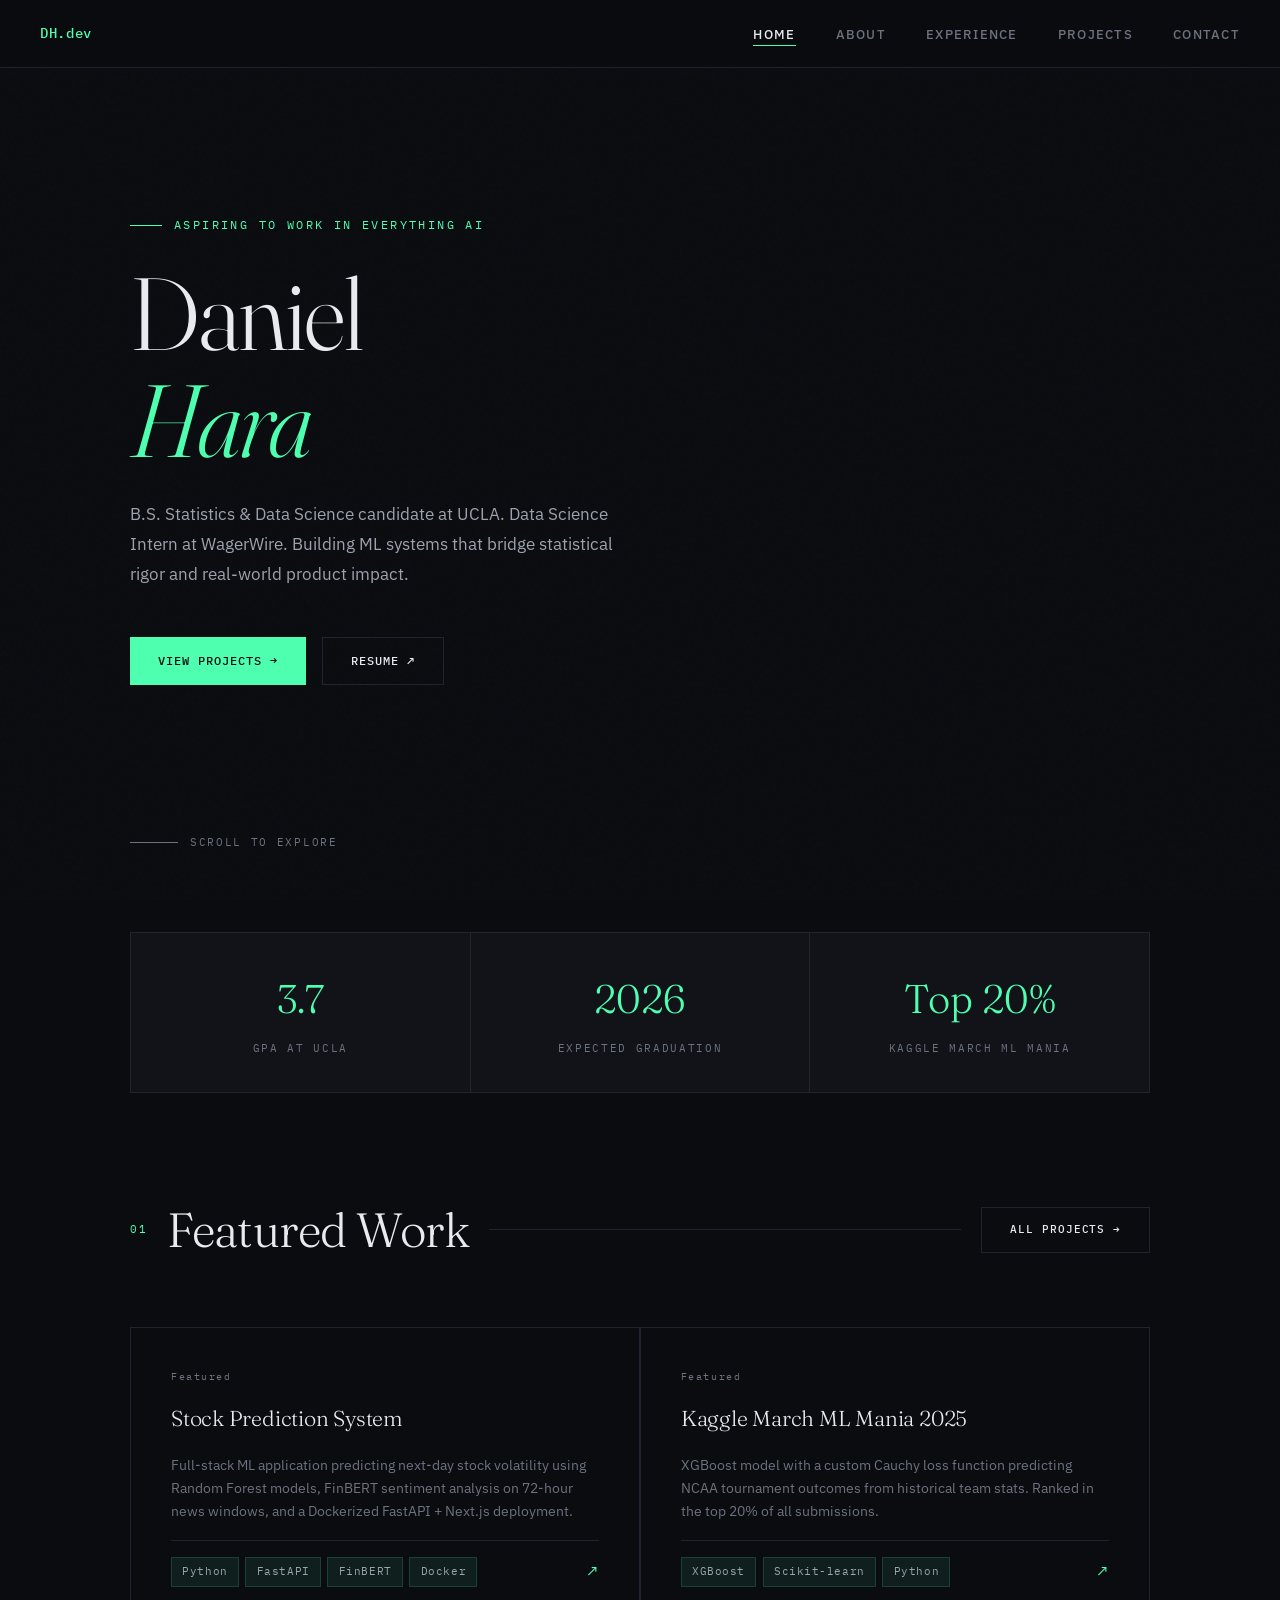
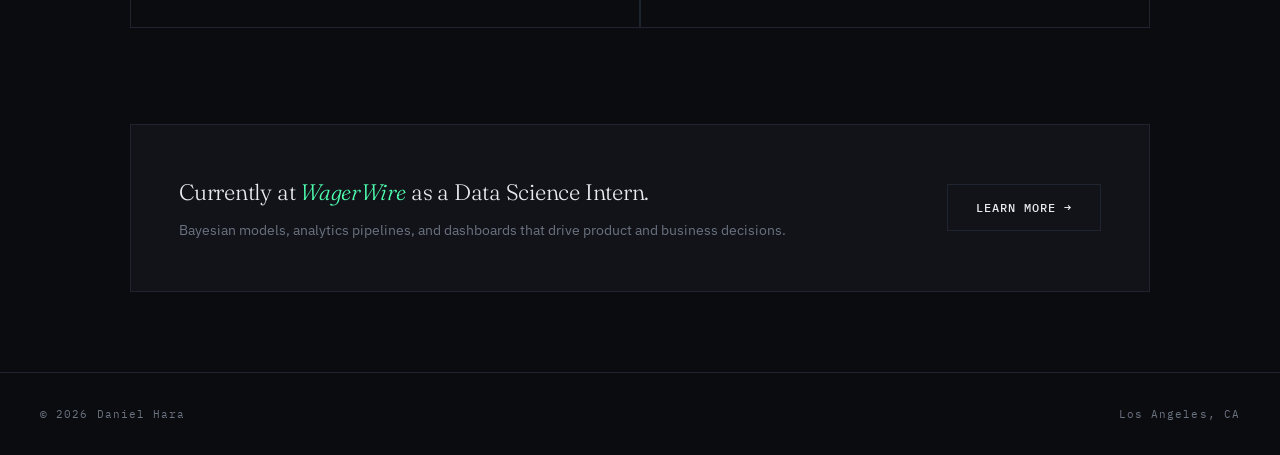
<file: index.html>
<!DOCTYPE html>
<html lang="en">
<head>
  <meta charset="UTF-8" />
  <meta name="viewport" content="width=device-width, initial-scale=1.0"/>
  <title>Daniel Hara — Aspiring AI Engineer</title>
  <link rel="stylesheet" href="styles.css"/>
</head>
<body>

<nav>
  <a href="index.html" class="nav-logo">DH.dev</a>
  <ul class="nav-links">
    <li><a href="index.html" class="active">Home</a></li>
    <li><a href="about.html">About</a></li>
    <li><a href="experience.html">Experience</a></li>
    <li><a href="projects.html">Projects</a></li>
    <li><a href="contact.html">Contact</a></li>
  </ul>
</nav>

<main>
  <section class="hero">
    <p class="hero-eyebrow">Aspiring to work in everything AI</p>
    <h1>
      Daniel<br/>
      <em>Hara</em>
    </h1>
    <p class="hero-sub">
      B.S. Statistics &amp; Data Science candidate at UCLA. Data Science Intern at WagerWire.
      Building ML systems that bridge statistical rigor and real-world product impact.
    </p>
    <div class="hero-ctas">
      <a href="projects.html" class="btn-primary">View Projects →</a>
      <a href="resume.pdf" class="btn-outline" target="_blank">Resume ↗</a>
    </div>
    <div class="hero-scroll">
      <span class="scroll-line"></span>
      Scroll to explore
    </div>
  </section>

  <div class="page-wrap" style="padding-top: 0;">
    <div class="stats-strip">
      <div class="stat-item">
        <span class="stat-num">3.7</span>
        <span class="stat-label">GPA at UCLA</span>
      </div>
      <div class="stat-item">
        <span class="stat-num">2026</span>
        <span class="stat-label">Expected Graduation</span>
      </div>
      <div class="stat-item">
        <span class="stat-num">Top 20%</span>
        <span class="stat-label">Kaggle March ML Mania</span>
      </div>
    </div>

    <section style="margin-top: 6rem;">
      <div class="section-header">
        <span class="section-num">01</span>
        <h2 class="section-title">Featured Work</h2>
        <div class="section-line"></div>
        <a href="projects.html" class="btn-outline" style="white-space:nowrap;font-size:0.7rem;">All Projects →</a>
      </div>

      <div class="projects-grid">
        <a href="projects.html" class="project-card">
          <span class="project-num">Featured</span>
          <h3 class="project-title">Stock Prediction System</h3>
          <p class="project-desc">
            Full-stack ML application predicting next-day stock volatility using Random Forest models,
            FinBERT sentiment analysis on 72-hour news windows, and a Dockerized FastAPI + Next.js deployment.
          </p>
          <div class="project-footer">
            <div class="project-tags">
              <span class="tag">Python</span>
              <span class="tag">FastAPI</span>
              <span class="tag">FinBERT</span>
              <span class="tag">Docker</span>
            </div>
            <span class="project-arrow">↗</span>
          </div>
        </a>

        <a href="projects.html" class="project-card">
          <span class="project-num">Featured</span>
          <h3 class="project-title">Kaggle March ML Mania 2025</h3>
          <p class="project-desc">
            XGBoost model with a custom Cauchy loss function predicting NCAA tournament outcomes from
            historical team stats. Ranked in the top 20% of all submissions.
          </p>
          <div class="project-footer">
            <div class="project-tags">
              <span class="tag">XGBoost</span>
              <span class="tag">Scikit-learn</span>
              <span class="tag">Python</span>
            </div>
            <span class="project-arrow">↗</span>
          </div>
        </a>
      </div>
    </section>

    <section style="margin-top: 6rem; padding: 3rem; background: var(--bg2); border: 1px solid var(--border); display: flex; justify-content: space-between; align-items: center; gap: 2rem; flex-wrap: wrap;">
      <div>
        <p style="font-family: var(--serif); font-size: 1.4rem; font-weight: 300; letter-spacing: -0.01em; margin-bottom: 0.5rem;">
          Currently at <em style="font-style:italic; color: var(--accent);">WagerWire</em> as a Data Science Intern.
        </p>
        <p style="font-size: 0.88rem; color: var(--text-muted);">
          Bayesian models, analytics pipelines, and dashboards that drive product and business decisions.
        </p>
      </div>
      <a href="about.html" class="btn-outline">Learn more →</a>
    </section>
  </div>
</main>

<footer>
  <p>© 2026 Daniel Hara</p>
  <p>Los Angeles, CA</p>
</footer>

</body>
</html>
</file>
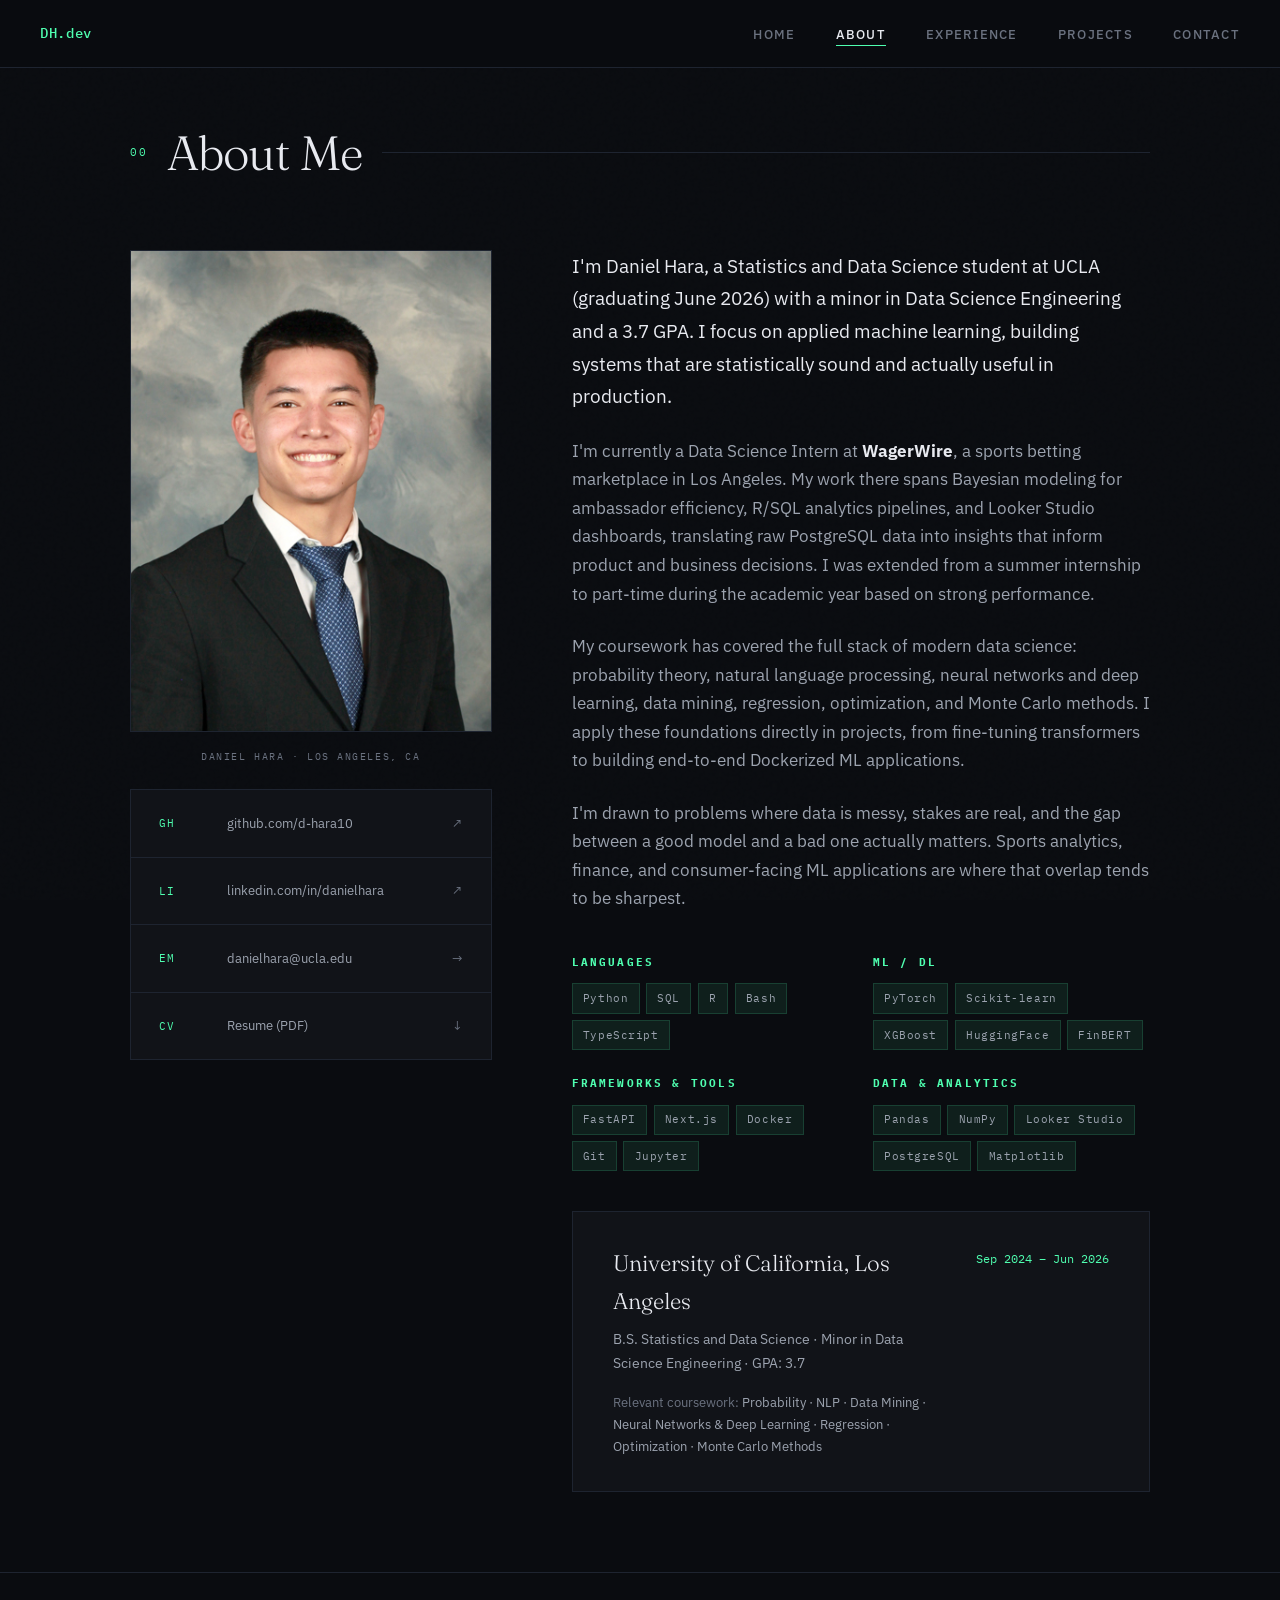
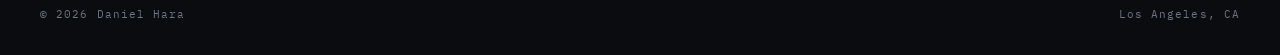
<file: about.html>
<!DOCTYPE html>
<html lang="en">
<head>
  <meta charset="UTF-8" />
  <meta name="viewport" content="width=device-width, initial-scale=1.0"/>
  <title>About — Daniel Hara</title>
  <link rel="stylesheet" href="styles.css"/>
</head>
<body>

<nav>
  <a href="index.html" class="nav-logo">DH.dev</a>
  <ul class="nav-links">
    <li><a href="index.html">Home</a></li>
    <li><a href="about.html" class="active">About</a></li>
    <li><a href="experience.html">Experience</a></li>
    <li><a href="projects.html">Projects</a></li>
    <li><a href="contact.html">Contact</a></li>
  </ul>
</nav>

<div class="page-wrap">
  <div class="section-header">
    <span class="section-num">00</span>
    <h1 class="section-title">About Me</h1>
    <div class="section-line"></div>
  </div>

  <div class="about-grid">
    <!-- PHOTO -->
    <div class="about-photo-wrap">
      <!-- Replace with: <img src="assets/headshot.jpg" alt="Daniel Hara" class="about-photo"/> -->
      <img src="headshot.JPG" alt="Daniel Hara" class="about-photo"/>
      <p class="photo-caption">Daniel Hara · Los Angeles, CA</p>

      <div style="display:flex;flex-direction:column;gap:0;margin-top:1.5rem;border:1px solid var(--border);">
        <a href="https://github.com/d-hara10" target="_blank" class="contact-link" style="font-size:0.8rem;">
          <span class="link-icon">GH</span>
          <span class="link-text">github.com/d-hara10</span>
          <span class="link-arrow">↗</span>
        </a>
        <a href="https://linkedin.com/in/danielhara" target="_blank" class="contact-link" style="font-size:0.8rem;">
          <span class="link-icon">LI</span>
          <span class="link-text">linkedin.com/in/danielhara</span>
          <span class="link-arrow">↗</span>
        </a>
        <a href="mailto:danielhara@ucla.edu" class="contact-link" style="font-size:0.8rem;">
          <span class="link-icon">EM</span>
          <span class="link-text">danielhara@ucla.edu</span>
          <span class="link-arrow">→</span>
        </a>
        <a href="resume.pdf" target="_blank" class="contact-link" style="font-size:0.8rem;">
          <span class="link-icon">CV</span>
          <span class="link-text">Resume (PDF)</span>
          <span class="link-arrow">↓</span>
        </a>
      </div>
    </div>

    <!-- BODY TEXT -->
    <div class="about-body">
      <p>
        I'm Daniel Hara, a Statistics and Data Science student at UCLA (graduating June 2026) 
        with a minor in Data Science Engineering and a 3.7 GPA. I focus on applied machine 
        learning, building systems that are statistically sound and actually useful in production.
      </p>

      <p>
        I'm currently a Data Science Intern at <strong style="color:var(--text);">WagerWire</strong>, 
        a sports betting marketplace in Los Angeles. My work there spans Bayesian modeling for 
        ambassador efficiency, R/SQL analytics pipelines, and Looker Studio dashboards, translating 
        raw PostgreSQL data into insights that inform product and business decisions. 
        I was extended from a summer internship to part-time during the academic year based on 
        strong performance.
      </p>

      <p>
        My coursework has covered the full stack of modern data science: probability theory, 
        natural language processing, neural networks and deep learning, data mining, regression, 
        optimization, and Monte Carlo methods. I apply these foundations directly in projects, 
        from fine-tuning transformers to building end-to-end Dockerized ML applications.
      </p>

      <p>
        I'm drawn to problems where data is messy, stakes are real, and the gap between 
        a good model and a bad one actually matters. Sports analytics, finance, and 
        consumer-facing ML applications are where that overlap tends to be sharpest.
      </p>

      <!-- SKILLS -->
      <div class="skills-grid">
        <div class="skill-group">
          <h4>Languages</h4>
          <div class="skill-tags">
            <span class="tag">Python</span>
            <span class="tag">SQL</span>
            <span class="tag">R</span>
            <span class="tag">Bash</span>
            <span class="tag">TypeScript</span>
          </div>
        </div>
        <div class="skill-group">
          <h4>ML / DL</h4>
          <div class="skill-tags">
            <span class="tag">PyTorch</span>
            <span class="tag">Scikit-learn</span>
            <span class="tag">XGBoost</span>
            <span class="tag">HuggingFace</span>
            <span class="tag">FinBERT</span>
          </div>
        </div>
        <div class="skill-group">
          <h4>Frameworks &amp; Tools</h4>
          <div class="skill-tags">
            <span class="tag">FastAPI</span>
            <span class="tag">Next.js</span>
            <span class="tag">Docker</span>
            <span class="tag">Git</span>
            <span class="tag">Jupyter</span>
          </div>
        </div>
        <div class="skill-group">
          <h4>Data &amp; Analytics</h4>
          <div class="skill-tags">
            <span class="tag">Pandas</span>
            <span class="tag">NumPy</span>
            <span class="tag">Looker Studio</span>
            <span class="tag">PostgreSQL</span>
            <span class="tag">Matplotlib</span>
          </div>
        </div>
      </div>

      <!-- EDUCATION -->
      <div class="edu-card" style="margin-top:2.5rem;">
        <div>
          <div class="school">University of California, Los Angeles</div>
          <div class="degree">B.S. Statistics and Data Science · Minor in Data Science Engineering · GPA: 3.7</div>
          <div class="coursework">
            Relevant coursework: <span>Probability · NLP · Data Mining · Neural Networks &amp; Deep Learning · Regression · Optimization · Monte Carlo Methods</span>
          </div>
        </div>
        <div class="date">Sep 2024 – Jun 2026</div>
      </div>
    </div>
  </div>
</div>

<footer>
  <p>© 2026 Daniel Hara</p>
  <p>Los Angeles, CA</p>
</footer>

</body>
</html>
</file>
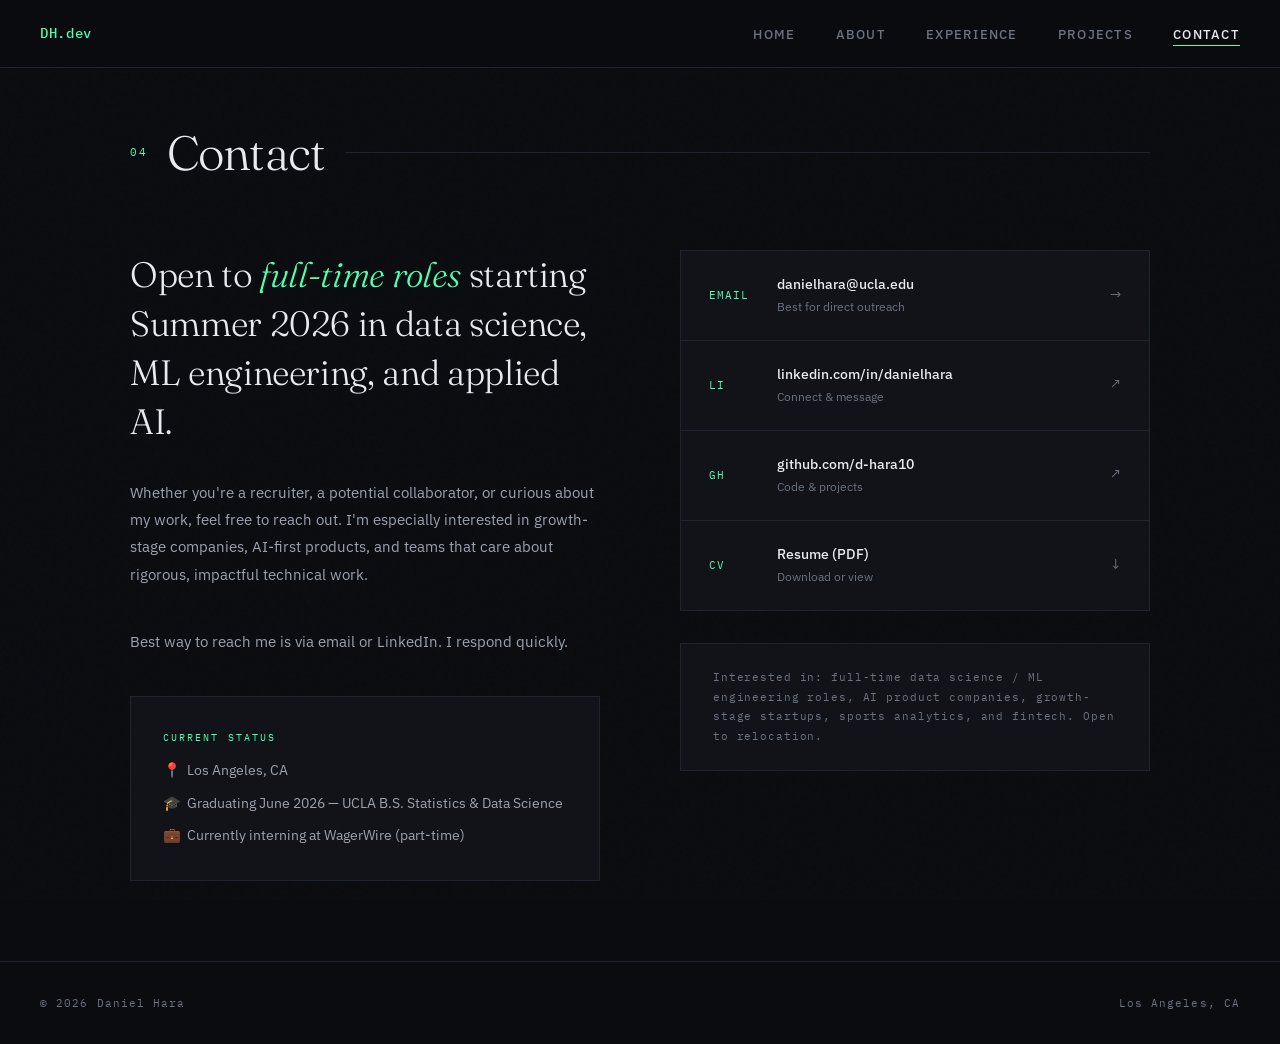
<file: contact.html>
<!DOCTYPE html>
<html lang="en">
<head>
  <meta charset="UTF-8" />
  <meta name="viewport" content="width=device-width, initial-scale=1.0"/>
  <title>Contact — Daniel Hara</title>
  <link rel="stylesheet" href="styles.css"/>
</head>
<body>

<nav>
  <a href="index.html" class="nav-logo">DH.dev</a>
  <ul class="nav-links">
    <li><a href="index.html">Home</a></li>
    <li><a href="about.html">About</a></li>
    <li><a href="experience.html">Experience</a></li>
    <li><a href="projects.html">Projects</a></li>
    <li><a href="contact.html" class="active">Contact</a></li>
  </ul>
</nav>

<div class="page-wrap">
  <div class="section-header">
    <span class="section-num">04</span>
    <h1 class="section-title">Contact</h1>
    <div class="section-line"></div>
  </div>

  <div class="contact-grid">
    <div>
      <p class="contact-intro">
        Open to <em>full-time roles</em> starting Summer 2026 in data science, ML engineering,
        and applied AI.
      </p>
      <p class="contact-body">
        Whether you're a recruiter, a potential collaborator, or curious about my work, 
        feel free to reach out. I'm especially interested in growth-stage companies, 
        AI-first products, and teams that care about rigorous, impactful technical work.
      </p>
      <p class="contact-body">
        Best way to reach me is via email or LinkedIn. I respond quickly.
      </p>

      <div style="padding:2rem;background:var(--bg2);border:1px solid var(--border);margin-top:2rem;">
        <div style="font-family:var(--mono);font-size:0.65rem;color:var(--accent);letter-spacing:0.2em;text-transform:uppercase;margin-bottom:0.75rem;">Current Status</div>
        <p style="font-size:0.9rem;color:var(--text-dim);margin-bottom:0.5rem;">
          📍 &nbsp;Los Angeles, CA
        </p>
        <p style="font-size:0.9rem;color:var(--text-dim);margin-bottom:0.5rem;">
          🎓 &nbsp;Graduating June 2026 — UCLA B.S. Statistics &amp; Data Science
        </p>
        <p style="font-size:0.9rem;color:var(--text-dim);">
          💼 &nbsp;Currently interning at WagerWire (part-time)
        </p>
      </div>
    </div>

    <div>
      <div class="contact-links">
        <a href="mailto:danielhara@ucla.edu" class="contact-link">
          <span class="link-icon">EMAIL</span>
          <div class="link-text">
            <div style="color:var(--text);font-weight:500;">danielhara@ucla.edu</div>
            <div style="font-size:0.75rem;color:var(--text-muted);">Best for direct outreach</div>
          </div>
          <span class="link-arrow">→</span>
        </a>

        <a href="https://linkedin.com/in/danielhara" target="_blank" class="contact-link">
          <span class="link-icon">LI</span>
          <div class="link-text">
            <div style="color:var(--text);font-weight:500;">linkedin.com/in/danielhara</div>
            <div style="font-size:0.75rem;color:var(--text-muted);">Connect &amp; message</div>
          </div>
          <span class="link-arrow">↗</span>
        </a>

        <a href="https://github.com/d-hara10" target="_blank" class="contact-link">
          <span class="link-icon">GH</span>
          <div class="link-text">
            <div style="color:var(--text);font-weight:500;">github.com/d-hara10</div>
            <div style="font-size:0.75rem;color:var(--text-muted);">Code &amp; projects</div>
          </div>
          <span class="link-arrow">↗</span>
        </a>

        <a href="resume.pdf" target="_blank" class="contact-link">
          <span class="link-icon">CV</span>
          <div class="link-text">
            <div style="color:var(--text);font-weight:500;">Resume (PDF)</div>
            <div style="font-size:0.75rem;color:var(--text-muted);">Download or view</div>
          </div>
          <span class="link-arrow">↓</span>
        </a>
      </div>

      <div style="margin-top:2rem;padding:1.5rem 2rem;background:var(--bg2);border:1px solid var(--border);">
        <p style="font-family:var(--mono);font-size:0.68rem;color:var(--text-muted);letter-spacing:0.08em;line-height:1.8;">
          Interested in: full-time data science / ML engineering roles, AI product companies, 
          growth-stage startups, sports analytics, and fintech. Open to relocation.
        </p>
      </div>
    </div>
  </div>
</div>

<footer>
  <p>© 2026 Daniel Hara</p>
  <p>Los Angeles, CA</p>
</footer>

</body>
</html>
</file>
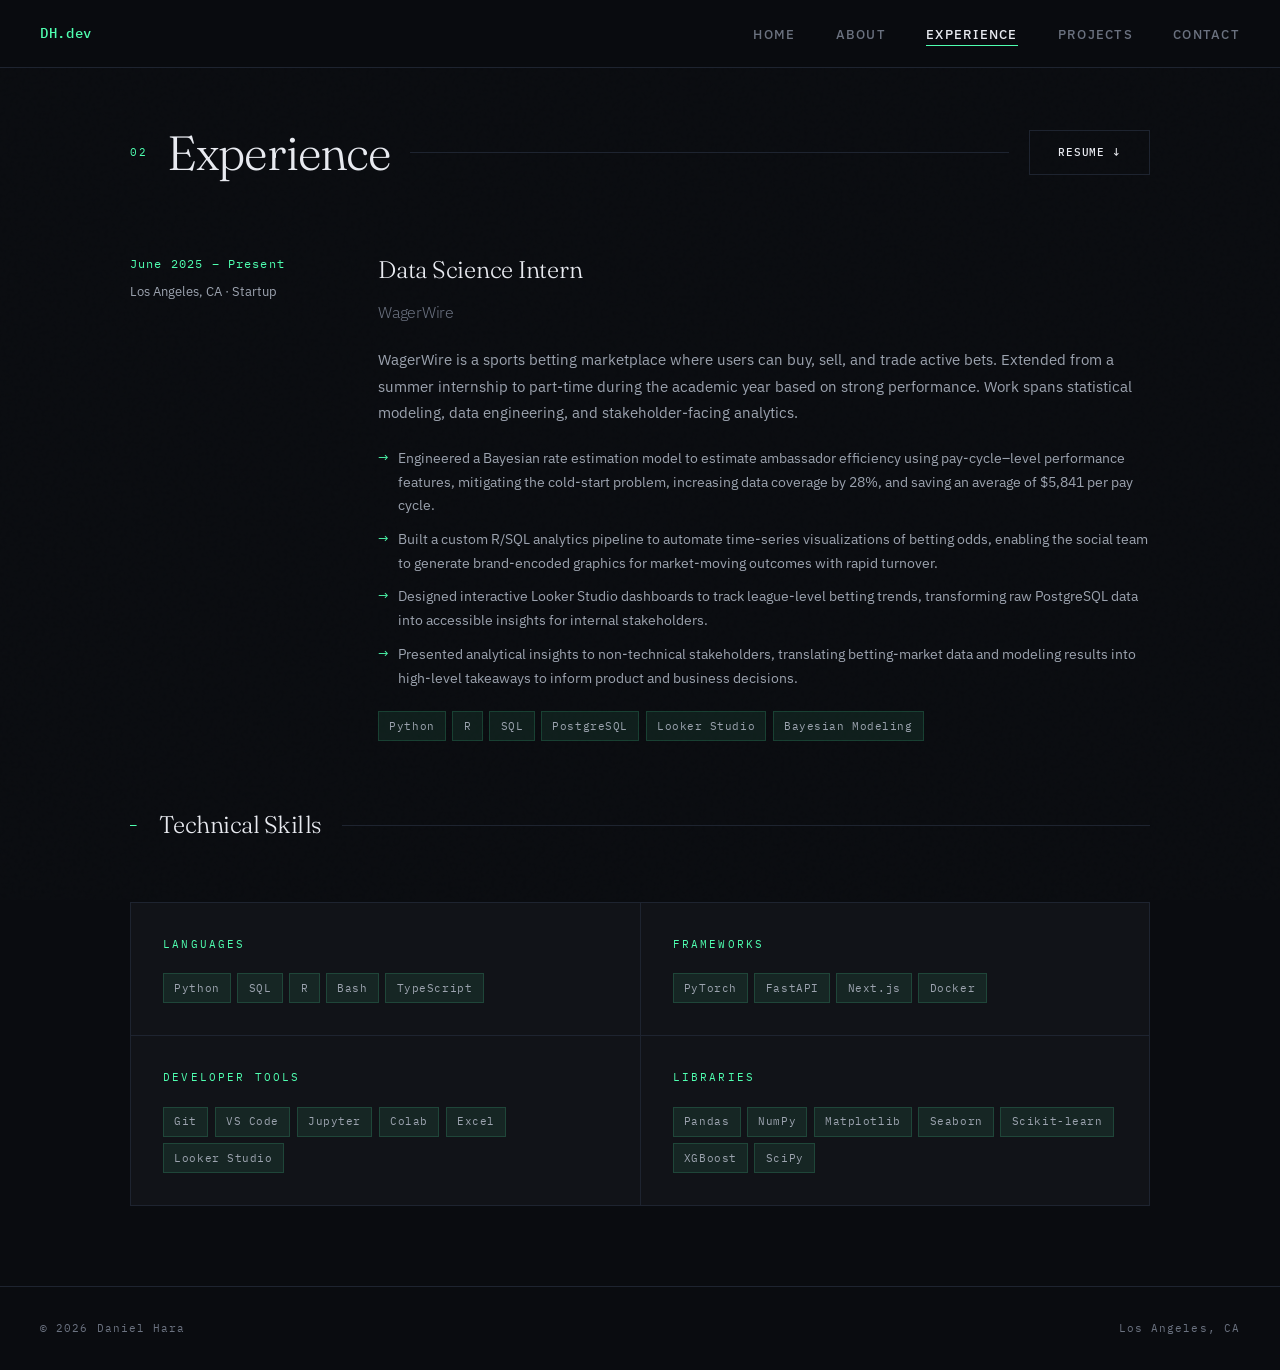
<file: experience.html>
<!DOCTYPE html>
<html lang="en">
<head>
  <meta charset="UTF-8" />
  <meta name="viewport" content="width=device-width, initial-scale=1.0"/>
  <title>Experience — Daniel Hara</title>
  <link rel="stylesheet" href="styles.css"/>
</head>
<body>

<nav>
  <a href="index.html" class="nav-logo">DH.dev</a>
  <ul class="nav-links">
    <li><a href="index.html">Home</a></li>
    <li><a href="about.html">About</a></li>
    <li><a href="experience.html" class="active">Experience</a></li>
    <li><a href="projects.html">Projects</a></li>
    <li><a href="contact.html">Contact</a></li>
  </ul>
</nav>

<div class="page-wrap">
  <div class="section-header">
    <span class="section-num">02</span>
    <h1 class="section-title">Experience</h1>
    <div class="section-line"></div>
    <a href="resume.pdf" target="_blank" class="btn-outline" style="white-space:nowrap;font-size:0.7rem;">Resume ↓</a>
  </div>

  <div class="timeline">

    <!-- WAGERWIRE -->
    <div class="timeline-item">
      <div class="timeline-meta">
        <span class="timeline-date">June 2025 – Present</span>
        <div class="timeline-org">Los Angeles, CA · Startup</div>
      </div>
      <div class="timeline-content">
        <div class="role">Data Science Intern<br/><span style="font-size:1rem;color:var(--text-muted);font-family:var(--sans);">WagerWire</span></div>
        <p class="desc">
          WagerWire is a sports betting marketplace where users can buy, sell, and trade active 
          bets. Extended from a summer internship to part-time during the academic year based on 
          strong performance. Work spans statistical modeling, data engineering, and 
          stakeholder-facing analytics.
        </p>
        <ul>
          <li>Engineered a Bayesian rate estimation model to estimate ambassador efficiency using pay-cycle–level performance features, mitigating the cold-start problem, increasing data coverage by 28%, and saving an average of $5,841 per pay cycle.</li>
          <li>Built a custom R/SQL analytics pipeline to automate time-series visualizations of betting odds, enabling the social team to generate brand-encoded graphics for market-moving outcomes with rapid turnover.</li>
          <li>Designed interactive Looker Studio dashboards to track league-level betting trends, transforming raw PostgreSQL data into accessible insights for internal stakeholders.</li>
          <li>Presented analytical insights to non-technical stakeholders, translating betting-market data and modeling results into high-level takeaways to inform product and business decisions.</li>
        </ul>
        <div class="skill-tags">
          <span class="tag">Python</span>
          <span class="tag">R</span>
          <span class="tag">SQL</span>
          <span class="tag">PostgreSQL</span>
          <span class="tag">Looker Studio</span>
          <span class="tag">Bayesian Modeling</span>
        </div>
      </div>
    </div>

  </div><!-- /timeline -->

  <!-- SKILLS SUMMARY -->
  <section style="margin-top:4rem;">
    <div class="section-header">
      <span class="section-num">—</span>
      <h2 class="section-title" style="font-size:1.5rem;">Technical Skills</h2>
      <div class="section-line"></div>
    </div>

    <div style="display:grid;grid-template-columns:repeat(2,1fr);gap:1px;background:var(--border);border:1px solid var(--border);">
      <div style="background:var(--bg2);padding:2rem;">
        <div style="font-family:var(--mono);font-size:0.68rem;color:var(--accent);letter-spacing:0.2em;text-transform:uppercase;margin-bottom:1.25rem;">Languages</div>
        <div class="skill-tags">
          <span class="tag">Python</span><span class="tag">SQL</span><span class="tag">R</span>
          <span class="tag">Bash</span><span class="tag">TypeScript</span>
        </div>
      </div>
      <div style="background:var(--bg2);padding:2rem;">
        <div style="font-family:var(--mono);font-size:0.68rem;color:var(--accent);letter-spacing:0.2em;text-transform:uppercase;margin-bottom:1.25rem;">Frameworks</div>
        <div class="skill-tags">
          <span class="tag">PyTorch</span><span class="tag">FastAPI</span>
          <span class="tag">Next.js</span><span class="tag">Docker</span>
        </div>
      </div>
      <div style="background:var(--bg2);padding:2rem;">
        <div style="font-family:var(--mono);font-size:0.68rem;color:var(--accent);letter-spacing:0.2em;text-transform:uppercase;margin-bottom:1.25rem;">Developer Tools</div>
        <div class="skill-tags">
          <span class="tag">Git</span><span class="tag">VS Code</span><span class="tag">Jupyter</span>
          <span class="tag">Colab</span><span class="tag">Excel</span><span class="tag">Looker Studio</span>
        </div>
      </div>
      <div style="background:var(--bg2);padding:2rem;">
        <div style="font-family:var(--mono);font-size:0.68rem;color:var(--accent);letter-spacing:0.2em;text-transform:uppercase;margin-bottom:1.25rem;">Libraries</div>
        <div class="skill-tags">
          <span class="tag">Pandas</span><span class="tag">NumPy</span><span class="tag">Matplotlib</span>
          <span class="tag">Seaborn</span><span class="tag">Scikit-learn</span>
          <span class="tag">XGBoost</span><span class="tag">SciPy</span>
        </div>
      </div>
    </div>
  </section>

</div>

<footer>
  <p>© 2026 Daniel Hara</p>
  <p>Los Angeles, CA</p>
</footer>

</body>
</html>
</file>
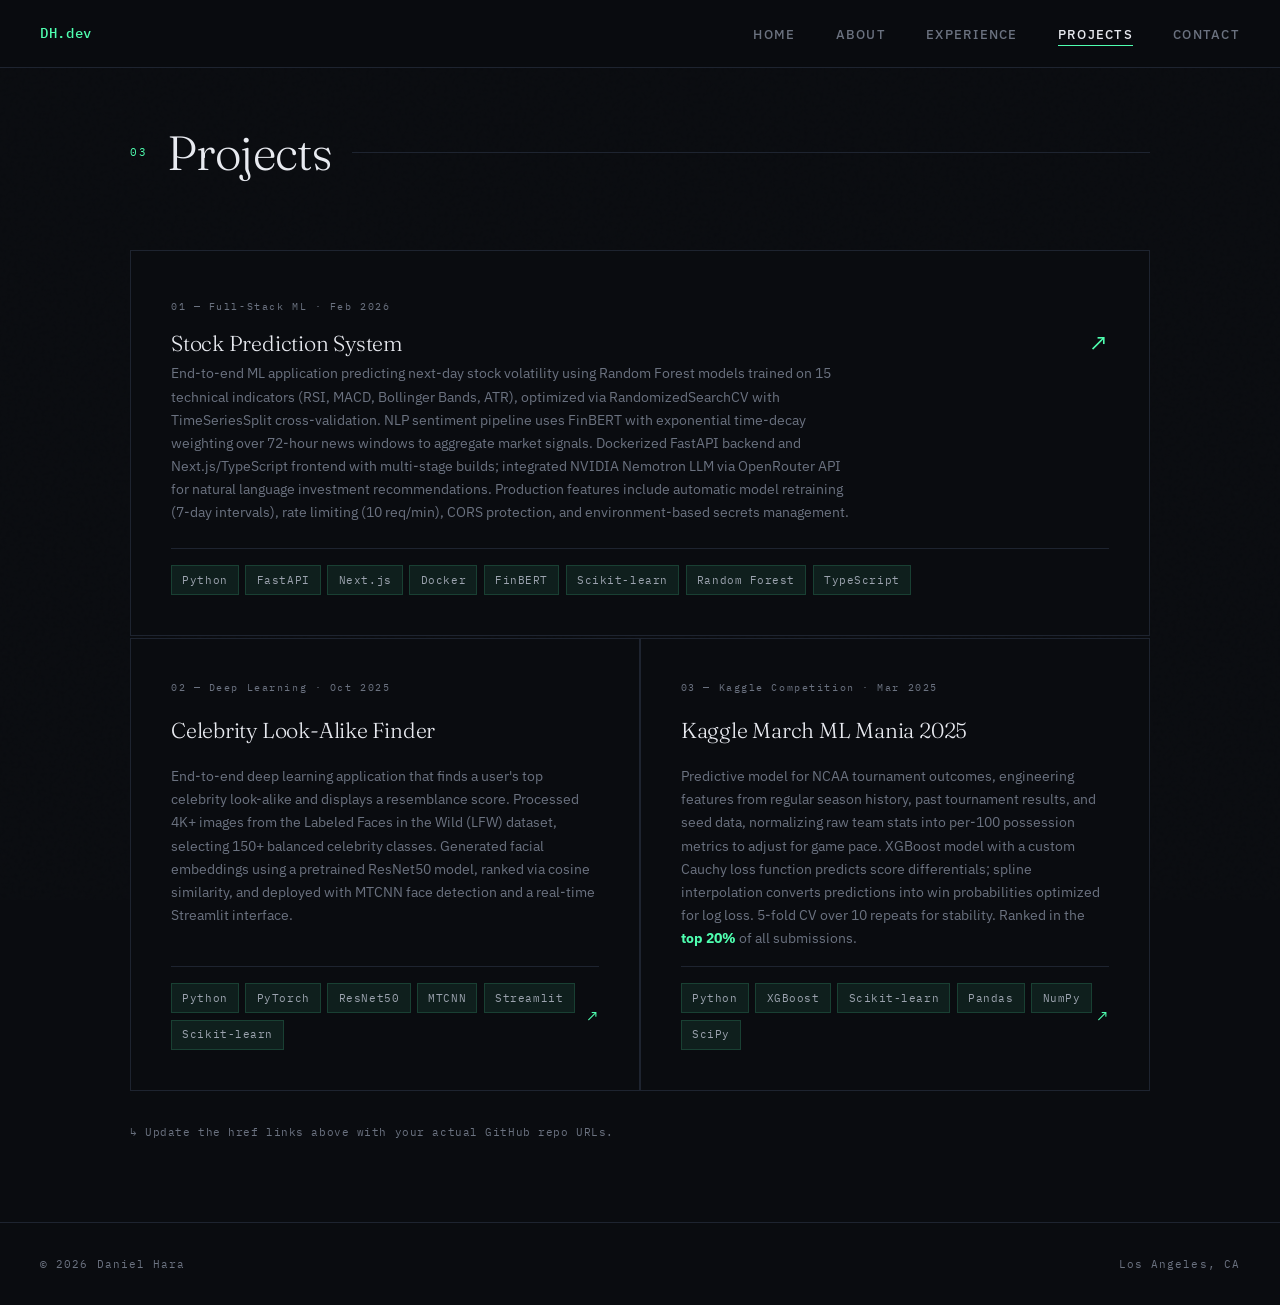
<file: projects.html>
<!DOCTYPE html>
<html lang="en">
<head>
  <meta charset="UTF-8" />
  <meta name="viewport" content="width=device-width, initial-scale=1.0"/>
  <title>Projects — Daniel Hara</title>
  <link rel="stylesheet" href="styles.css"/>
</head>
<body>

<nav>
  <a href="index.html" class="nav-logo">DH.dev</a>
  <ul class="nav-links">
    <li><a href="index.html">Home</a></li>
    <li><a href="about.html">About</a></li>
    <li><a href="experience.html">Experience</a></li>
    <li><a href="projects.html" class="active">Projects</a></li>
    <li><a href="contact.html">Contact</a></li>
  </ul>
</nav>

<div class="page-wrap">
  <div class="section-header">
    <span class="section-num">03</span>
    <h1 class="section-title">Projects</h1>
    <div class="section-line"></div>
  </div>

  <!-- Full-width featured project -->
  <a href="https://github.com/d-hara10/stock-prediction-system" target="_blank" class="project-card" style="display:flex;flex-direction:column;gap:1rem;border:1px solid var(--border);padding:2.5rem;margin-bottom:1.5px;text-decoration:none;color:inherit;transition:background 0.2s;background:var(--bg);">
    <div style="display:flex;justify-content:space-between;align-items:start;gap:2rem;flex-wrap:wrap;">
      <div style="flex:1;">
        <span class="project-num">01 — Full-Stack ML · Feb 2026</span>
        <h3 class="project-title" style="margin-top:0.5rem;">Stock Prediction System</h3>
        <p class="project-desc" style="max-width:680px;">
          End-to-end ML application predicting next-day stock volatility using Random Forest models 
          trained on 15 technical indicators (RSI, MACD, Bollinger Bands, ATR), optimized via 
          RandomizedSearchCV with TimeSeriesSplit cross-validation. NLP sentiment pipeline uses 
          FinBERT with exponential time-decay weighting over 72-hour news windows to aggregate 
          market signals. Dockerized FastAPI backend and Next.js/TypeScript frontend with multi-stage 
          builds; integrated NVIDIA Nemotron LLM via OpenRouter API for natural language investment 
          recommendations. Production features include automatic model retraining (7-day intervals), 
          rate limiting (10 req/min), CORS protection, and environment-based secrets management.
        </p>
      </div>
      <span class="project-arrow" style="font-size:1.5rem;padding-top:2rem;">↗</span>
    </div>
    <div class="project-footer" style="border-top:1px solid var(--border);padding-top:1rem;margin-top:0.5rem;">
      <div class="project-tags">
        <span class="tag">Python</span>
        <span class="tag">FastAPI</span>
        <span class="tag">Next.js</span>
        <span class="tag">Docker</span>
        <span class="tag">FinBERT</span>
        <span class="tag">Scikit-learn</span>
        <span class="tag">Random Forest</span>
        <span class="tag">TypeScript</span>
      </div>
    </div>
  </a>

  <div class="projects-grid" style="margin-top:0;">

    <!-- PROJECT 2 -->
    <a href="https://github.com/d-hara10/celebrity_look_alike" target="_blank" class="project-card">
      <span class="project-num">02 — Deep Learning · Oct 2025</span>
      <h3 class="project-title">Celebrity Look-Alike Finder</h3>
      <p class="project-desc">
        End-to-end deep learning application that finds a user's top celebrity look-alike and 
        displays a resemblance score. Processed 4K+ images from the Labeled Faces in the Wild 
        (LFW) dataset, selecting 150+ balanced celebrity classes. Generated facial embeddings 
        using a pretrained ResNet50 model, ranked via cosine similarity, and deployed with MTCNN 
        face detection and a real-time Streamlit interface.
      </p>
      <div class="project-footer">
        <div class="project-tags">
          <span class="tag">Python</span>
          <span class="tag">PyTorch</span>
          <span class="tag">ResNet50</span>
          <span class="tag">MTCNN</span>
          <span class="tag">Streamlit</span>
          <span class="tag">Scikit-learn</span>
        </div>
        <span class="project-arrow">↗</span>
      </div>
    </a>

    <!-- PROJECT 3 -->
    <a href="https://github.com/d-hara10/march_ml_mania25" target="_blank" class="project-card">
      <span class="project-num">03 — Kaggle Competition · Mar 2025</span>
      <h3 class="project-title">Kaggle March ML Mania 2025</h3>
      <p class="project-desc">
        Predictive model for NCAA tournament outcomes, engineering features from regular season 
        history, past tournament results, and seed data, normalizing raw team stats into 
        per-100 possession metrics to adjust for game pace. XGBoost model with a custom Cauchy 
        loss function predicts score differentials; spline interpolation converts predictions 
        into win probabilities optimized for log loss. 5-fold CV over 10 repeats for stability. 
        Ranked in the <strong style="color:var(--accent);">top 20%</strong> of all submissions.
      </p>
      <div class="project-footer">
        <div class="project-tags">
          <span class="tag">Python</span>
          <span class="tag">XGBoost</span>
          <span class="tag">Scikit-learn</span>
          <span class="tag">Pandas</span>
          <span class="tag">NumPy</span>
          <span class="tag">SciPy</span>
        </div>
        <span class="project-arrow">↗</span>
      </div>
    </a>

  </div>

  <p style="font-family:var(--mono);font-size:0.7rem;color:var(--text-muted);margin-top:2rem;letter-spacing:0.05em;">
    ↳ Update the href links above with your actual GitHub repo URLs.
  </p>

</div>

<footer>
  <p>© 2026 Daniel Hara</p>
  <p>Los Angeles, CA</p>
</footer>

</body>
</html>
</file>
<file: styles.css>
@import url('https://fonts.googleapis.com/css2?family=Fraunces:ital,wght@0,300;0,400;0,600;1,300&family=IBM+Plex+Mono:wght@400;500&family=IBM+Plex+Sans:wght@300;400;500;600&display=swap');

:root {
  --bg: #0a0c10;
  --bg2: #111318;
  --bg3: #181c24;
  --border: #1e2430;
  --text: #e8eaf0;
  --text-muted: #6b7280;
  --text-dim: #9ca3af;
  --accent: #4fffb0;
  --accent2: #38bdf8;
  --accent-dim: rgba(79, 255, 176, 0.08);
  --accent-glow: rgba(79, 255, 176, 0.15);
  --serif: 'Fraunces', Georgia, serif;
  --sans: 'IBM Plex Sans', sans-serif;
  --mono: 'IBM Plex Mono', monospace;
}

*, *::before, *::after { box-sizing: border-box; margin: 0; padding: 0; }

html { scroll-behavior: smooth; }

body {
  background: var(--bg);
  color: var(--text);
  font-family: var(--sans);
  font-size: 16px;
  line-height: 1.7;
  min-height: 100vh;
}

/* ─── NOISE OVERLAY ─── */
body::before {
  content: '';
  position: fixed;
  inset: 0;
  background-image: url("data:image/svg+xml,%3Csvg viewBox='0 0 256 256' xmlns='http://www.w3.org/2000/svg'%3E%3Cfilter id='noise'%3E%3CfeTurbulence type='fractalNoise' baseFrequency='0.9' numOctaves='4' stitchTiles='stitch'/%3E%3C/filter%3E%3Crect width='100%25' height='100%25' filter='url(%23noise)' opacity='0.04'/%3E%3C/svg%3E");
  pointer-events: none;
  z-index: 0;
  opacity: 0.4;
}

/* ─── NAV ─── */
nav {
  position: fixed;
  top: 0; left: 0; right: 0;
  z-index: 100;
  display: flex;
  align-items: center;
  justify-content: space-between;
  padding: 1.25rem 2.5rem;
  background: rgba(10, 12, 16, 0.85);
  backdrop-filter: blur(12px);
  border-bottom: 1px solid var(--border);
}

.nav-logo {
  font-family: var(--mono);
  font-size: 0.85rem;
  color: var(--accent);
  text-decoration: none;
  letter-spacing: 0.05em;
  font-weight: 500;
}

.nav-links {
  display: flex;
  gap: 2.5rem;
  list-style: none;
}

.nav-links a {
  color: var(--text-muted);
  text-decoration: none;
  font-size: 0.8rem;
  font-weight: 500;
  letter-spacing: 0.1em;
  text-transform: uppercase;
  transition: color 0.2s;
  position: relative;
}

.nav-links a::after {
  content: '';
  position: absolute;
  bottom: -3px; left: 0;
  width: 0; height: 1px;
  background: var(--accent);
  transition: width 0.3s;
}

.nav-links a:hover,
.nav-links a.active { color: var(--text); }

.nav-links a:hover::after,
.nav-links a.active::after { width: 100%; }

/* ─── LAYOUT ─── */
.page-wrap {
  max-width: 1100px;
  margin: 0 auto;
  padding: 7rem 2.5rem 5rem;
  position: relative;
  z-index: 1;
}

/* ─── HOME HERO ─── */
.hero {
  min-height: 100vh;
  display: flex;
  flex-direction: column;
  justify-content: center;
  padding: 0 2.5rem;
  max-width: 1100px;
  margin: 0 auto;
  position: relative;
  z-index: 1;
}

.hero-eyebrow {
  font-family: var(--mono);
  font-size: 0.75rem;
  color: var(--accent);
  letter-spacing: 0.2em;
  text-transform: uppercase;
  margin-bottom: 1.5rem;
  display: flex;
  align-items: center;
  gap: 0.75rem;
}

.hero-eyebrow::before {
  content: '';
  display: inline-block;
  width: 2rem;
  height: 1px;
  background: var(--accent);
}

.hero h1 {
  font-family: var(--serif);
  font-size: clamp(3rem, 8vw, 6.5rem);
  font-weight: 300;
  line-height: 1.05;
  letter-spacing: -0.02em;
  margin-bottom: 1.5rem;
  color: var(--text);
}

.hero h1 em {
  font-style: italic;
  color: var(--accent);
}

.hero-sub {
  font-size: 1.05rem;
  color: var(--text-dim);
  max-width: 520px;
  margin-bottom: 3rem;
  line-height: 1.8;
}

.hero-ctas {
  display: flex;
  gap: 1rem;
  flex-wrap: wrap;
}

.btn-primary {
  display: inline-flex;
  align-items: center;
  gap: 0.5rem;
  padding: 0.75rem 1.75rem;
  background: var(--accent);
  color: var(--bg);
  font-family: var(--mono);
  font-size: 0.78rem;
  font-weight: 500;
  letter-spacing: 0.08em;
  text-decoration: none;
  text-transform: uppercase;
  border: none;
  cursor: pointer;
  transition: all 0.2s;
}

.btn-primary:hover {
  background: #fff;
  transform: translateY(-1px);
}

.btn-outline {
  display: inline-flex;
  align-items: center;
  gap: 0.5rem;
  padding: 0.75rem 1.75rem;
  background: transparent;
  color: var(--text);
  font-family: var(--mono);
  font-size: 0.78rem;
  font-weight: 500;
  letter-spacing: 0.08em;
  text-decoration: none;
  text-transform: uppercase;
  border: 1px solid var(--border);
  cursor: pointer;
  transition: all 0.2s;
}

.btn-outline:hover {
  border-color: var(--accent);
  color: var(--accent);
}

.hero-scroll {
  position: absolute;
  bottom: 3rem;
  left: 2.5rem;
  display: flex;
  align-items: center;
  gap: 0.75rem;
  font-family: var(--mono);
  font-size: 0.7rem;
  color: var(--text-muted);
  letter-spacing: 0.15em;
  text-transform: uppercase;
}

.scroll-line {
  width: 3rem;
  height: 1px;
  background: var(--text-muted);
}

/* ─── HOME STATS STRIP ─── */
.stats-strip {
  display: grid;
  grid-template-columns: repeat(3, 1fr);
  gap: 1px;
  background: var(--border);
  border: 1px solid var(--border);
  margin-top: 2rem;
}

.stat-item {
  background: var(--bg2);
  padding: 2rem;
  text-align: center;
}

.stat-num {
  font-family: var(--serif);
  font-size: 2.5rem;
  font-weight: 300;
  color: var(--accent);
  display: block;
}

.stat-label {
  font-family: var(--mono);
  font-size: 0.7rem;
  color: var(--text-muted);
  letter-spacing: 0.15em;
  text-transform: uppercase;
}

/* ─── SECTION HEADER ─── */
.section-header {
  display: flex;
  align-items: center;
  gap: 1.25rem;
  margin-bottom: 3.5rem;
}

.section-num {
  font-family: var(--mono);
  font-size: 0.7rem;
  color: var(--accent);
  letter-spacing: 0.15em;
}

.section-title {
  font-family: var(--serif);
  font-size: clamp(2rem, 4vw, 3rem);
  font-weight: 300;
  letter-spacing: -0.02em;
}

.section-line {
  flex: 1;
  height: 1px;
  background: var(--border);
}

/* ─── ABOUT GRID ─── */
.about-grid {
  display: grid;
  grid-template-columns: 1fr 1.6fr;
  gap: 5rem;
  align-items: start;
}

.about-photo-wrap {
  position: sticky;
  top: 6rem;
}

.about-photo {
  width: 100%;
  aspect-ratio: 3/4;
  object-fit: cover;
  border: 1px solid var(--border);
  display: block;
  background: var(--bg3);
}

.photo-placeholder {
  width: 100%;
  aspect-ratio: 3/4;
  background: var(--bg3);
  border: 1px solid var(--border);
  display: flex;
  flex-direction: column;
  align-items: center;
  justify-content: center;
  gap: 1rem;
  color: var(--text-muted);
}

.photo-placeholder svg {
  width: 48px;
  height: 48px;
  opacity: 0.3;
}

.photo-caption {
  font-family: var(--mono);
  font-size: 0.65rem;
  color: var(--text-muted);
  letter-spacing: 0.15em;
  text-transform: uppercase;
  margin-top: 1rem;
  text-align: center;
}

.about-body p {
  color: var(--text-dim);
  margin-bottom: 1.5rem;
  font-size: 1.05rem;
}

.about-body p:first-child {
  font-size: 1.2rem;
  color: var(--text);
  line-height: 1.7;
}

.skills-grid {
  display: grid;
  grid-template-columns: repeat(2, 1fr);
  gap: 1.5rem;
  margin-top: 2.5rem;
}

.skill-group h4 {
  font-family: var(--mono);
  font-size: 0.68rem;
  color: var(--accent);
  letter-spacing: 0.2em;
  text-transform: uppercase;
  margin-bottom: 0.75rem;
}

.skill-tags {
  display: flex;
  flex-wrap: wrap;
  gap: 0.4rem;
}

.tag {
  font-family: var(--mono);
  font-size: 0.68rem;
  padding: 0.3rem 0.65rem;
  background: var(--accent-dim);
  border: 1px solid rgba(79, 255, 176, 0.15);
  color: var(--text-dim);
  letter-spacing: 0.05em;
}

/* ─── EDUCATION CARD ─── */
.edu-card {
  background: var(--bg2);
  border: 1px solid var(--border);
  padding: 2rem 2.5rem;
  margin-top: 3.5rem;
  display: flex;
  justify-content: space-between;
  align-items: start;
  gap: 2rem;
}

.edu-card .school {
  font-family: var(--serif);
  font-size: 1.4rem;
  font-weight: 300;
}

.edu-card .degree {
  font-size: 0.9rem;
  color: var(--text-dim);
  margin-top: 0.4rem;
}

.edu-card .date {
  font-family: var(--mono);
  font-size: 0.75rem;
  color: var(--accent);
  white-space: nowrap;
  padding-top: 0.3rem;
}

.coursework {
  margin-top: 1rem;
  font-size: 0.82rem;
  color: var(--text-muted);
}

.coursework span {
  color: var(--text-dim);
}

/* ─── EXPERIENCE TIMELINE ─── */
.timeline {
  display: flex;
  flex-direction: column;
  gap: 0;
}

.timeline-item {
  display: grid;
  grid-template-columns: 200px 1fr;
  gap: 3rem;
  padding-bottom: 3.5rem;
  border-bottom: 1px solid var(--border);
  margin-bottom: 3.5rem;
  position: relative;
}

.timeline-item:last-child {
  border-bottom: none;
  margin-bottom: 0;
  padding-bottom: 0;
}

.timeline-meta {
  padding-top: 0.25rem;
}

.timeline-date {
  font-family: var(--mono);
  font-size: 0.72rem;
  color: var(--accent);
  letter-spacing: 0.1em;
  margin-bottom: 0.5rem;
  display: block;
}

.timeline-org {
  font-size: 0.82rem;
  color: var(--text-dim);
}

.timeline-content .role {
  font-family: var(--serif);
  font-size: 1.5rem;
  font-weight: 300;
  letter-spacing: -0.01em;
  margin-bottom: 1rem;
}

.timeline-content .desc {
  color: var(--text-dim);
  font-size: 0.92rem;
  margin-bottom: 1.25rem;
  line-height: 1.8;
}

.timeline-content ul {
  list-style: none;
  display: flex;
  flex-direction: column;
  gap: 0.6rem;
  margin-bottom: 1.25rem;
}

.timeline-content ul li {
  color: var(--text-dim);
  font-size: 0.88rem;
  padding-left: 1.25rem;
  position: relative;
}

.timeline-content ul li::before {
  content: '→';
  position: absolute;
  left: 0;
  color: var(--accent);
  font-size: 0.8rem;
}

/* ─── PROJECT CARDS ─── */
.projects-grid {
  display: grid;
  grid-template-columns: repeat(2, 1fr);
  gap: 1.5px;
  background: var(--border);
  border: 1px solid var(--border);
}

.project-card {
  background: var(--bg);
  padding: 2.5rem;
  display: flex;
  flex-direction: column;
  gap: 1rem;
  transition: background 0.2s;
  text-decoration: none;
  color: inherit;
}

.project-card:hover {
  background: var(--bg2);
}

.project-card:hover .project-arrow { transform: translate(4px, -4px); }

.project-num {
  font-family: var(--mono);
  font-size: 0.65rem;
  color: var(--text-muted);
  letter-spacing: 0.15em;
}

.project-title {
  font-family: var(--serif);
  font-size: 1.35rem;
  font-weight: 300;
  letter-spacing: -0.01em;
  color: var(--text);
}

.project-desc {
  font-size: 0.85rem;
  color: var(--text-muted);
  line-height: 1.7;
  flex: 1;
}

.project-footer {
  display: flex;
  align-items: center;
  justify-content: space-between;
  padding-top: 1rem;
  border-top: 1px solid var(--border);
  margin-top: auto;
}

.project-tags {
  display: flex;
  flex-wrap: wrap;
  gap: 0.4rem;
}

.project-arrow {
  color: var(--accent);
  font-size: 1rem;
  transition: transform 0.2s;
  flex-shrink: 0;
}

/* ─── CONTACT PAGE ─── */
.contact-grid {
  display: grid;
  grid-template-columns: 1fr 1fr;
  gap: 5rem;
  align-items: start;
}

.contact-intro {
  font-family: var(--serif);
  font-size: clamp(1.6rem, 3vw, 2.2rem);
  font-weight: 300;
  line-height: 1.4;
  letter-spacing: -0.01em;
  margin-bottom: 2rem;
}

.contact-intro em {
  font-style: italic;
  color: var(--accent);
}

.contact-body {
  color: var(--text-dim);
  font-size: 0.95rem;
  margin-bottom: 2.5rem;
  line-height: 1.8;
}

.contact-links {
  display: flex;
  flex-direction: column;
  gap: 0;
  border: 1px solid var(--border);
}

.contact-link {
  display: flex;
  align-items: center;
  gap: 1.25rem;
  padding: 1.4rem 1.75rem;
  border-bottom: 1px solid var(--border);
  text-decoration: none;
  color: var(--text-dim);
  font-size: 0.88rem;
  transition: all 0.2s;
  background: var(--bg2);
}

.contact-link:last-child { border-bottom: none; }

.contact-link:hover {
  background: var(--bg3);
  color: var(--text);
  padding-left: 2.25rem;
}

.contact-link .link-icon {
  font-family: var(--mono);
  font-size: 0.7rem;
  color: var(--accent);
  width: 3rem;
  letter-spacing: 0.1em;
}

.contact-link .link-text { flex: 1; }

.contact-link .link-arrow {
  color: var(--text-muted);
  transition: color 0.2s;
}

.contact-link:hover .link-arrow { color: var(--accent); }

/* ─── FOOTER ─── */
footer {
  border-top: 1px solid var(--border);
  padding: 2rem 2.5rem;
  display: flex;
  justify-content: space-between;
  align-items: center;
  position: relative;
  z-index: 1;
}

footer p {
  font-family: var(--mono);
  font-size: 0.68rem;
  color: var(--text-muted);
  letter-spacing: 0.1em;
}

/* ─── PAGE TRANSITIONS ─── */
@keyframes fadeUp {
  from { opacity: 0; transform: translateY(20px); }
  to { opacity: 1; transform: translateY(0); }
}

.page-wrap, .hero { animation: fadeUp 0.6s ease both; }

/* ─── RESPONSIVE ─── */
@media (max-width: 768px) {
  nav { padding: 1rem 1.5rem; }
  .nav-links { gap: 1.5rem; }
  .page-wrap { padding: 6rem 1.5rem 4rem; }
  .hero { padding: 0 1.5rem; }
  .about-grid { grid-template-columns: 1fr; gap: 3rem; }
  .about-photo-wrap { position: static; }
  .timeline-item { grid-template-columns: 1fr; gap: 0.5rem; }
  .projects-grid { grid-template-columns: 1fr; }
  .contact-grid { grid-template-columns: 1fr; gap: 3rem; }
  .skills-grid { grid-template-columns: 1fr; }
  .edu-card { flex-direction: column; }
  .stats-strip { grid-template-columns: 1fr; }
}
</file>
